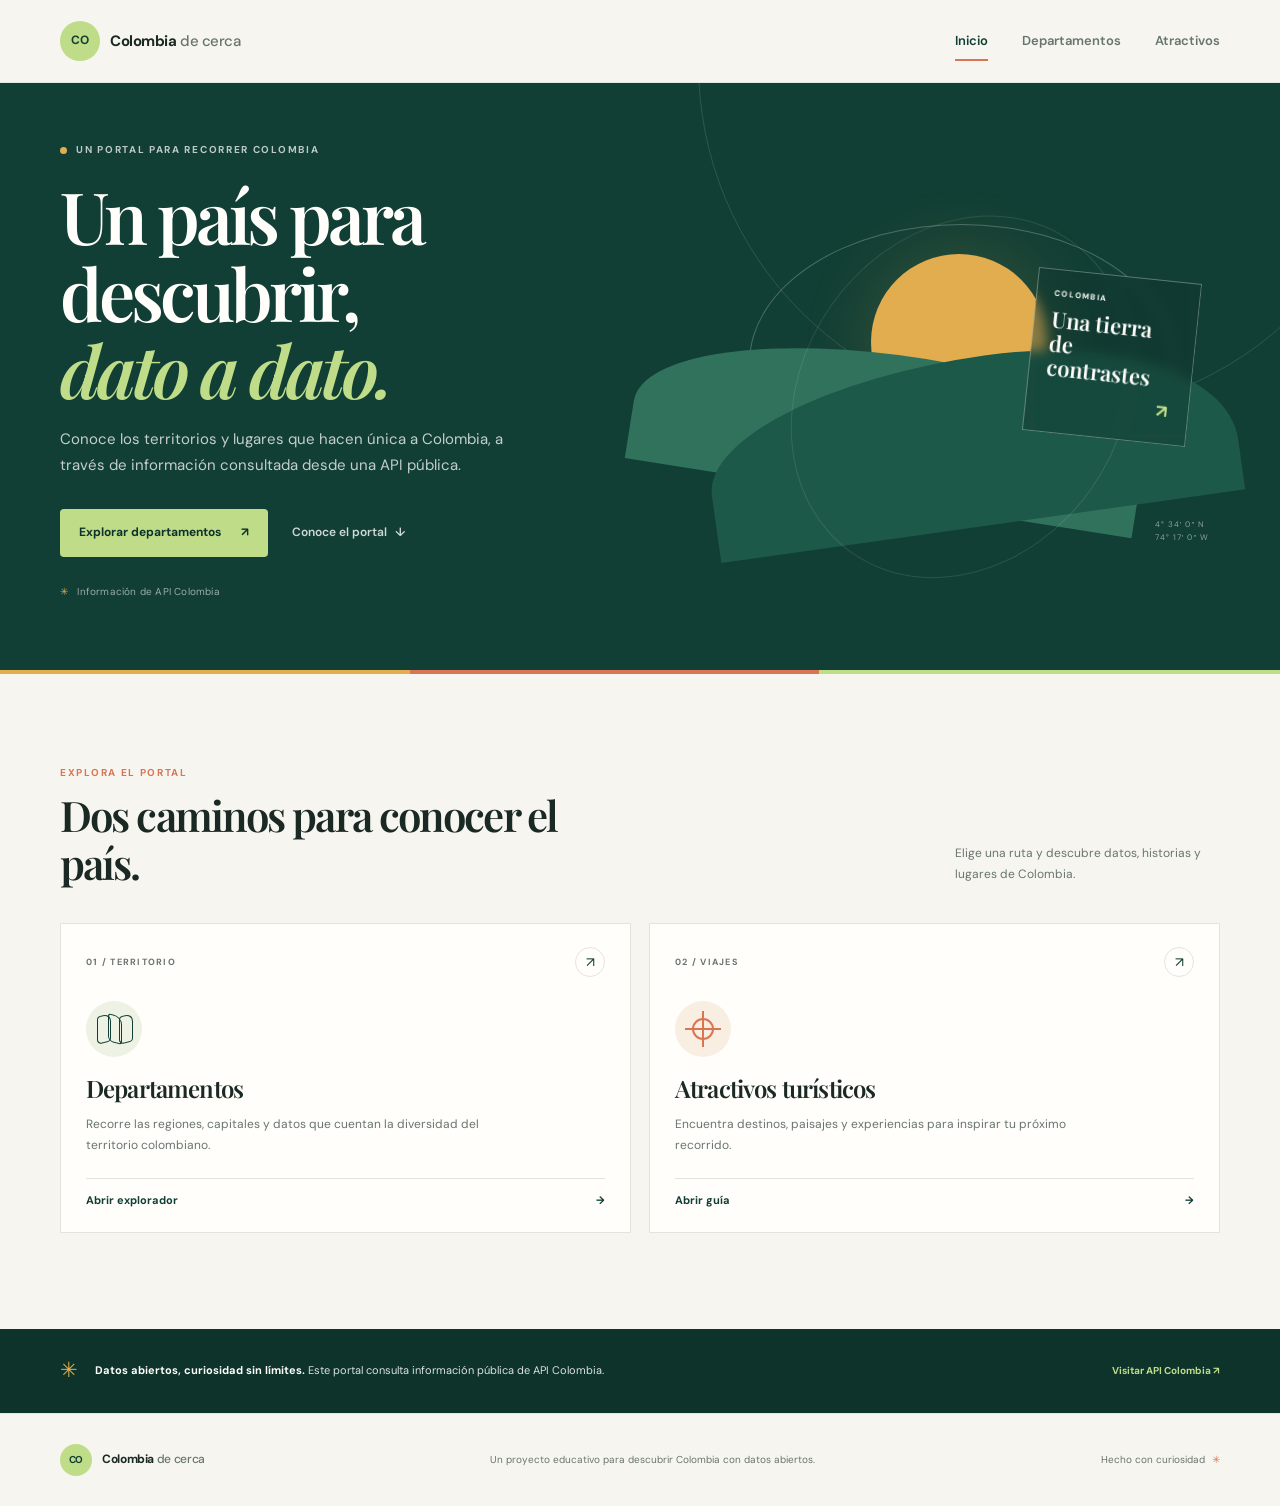
<file: index.html>
<!doctype html>
<html lang="es">
  <head>
    <meta charset="utf-8">
    <meta name="viewport" content="width=device-width, initial-scale=1">
    <meta name="theme-color" content="#123f35">
    <meta name="description" content="Explora los departamentos y atractivos turísticos de Colombia con datos de API Colombia.">
    <title>Colombia de cerca | Explora el país</title>
    <link rel="stylesheet" href="css/styles.css">
    <script src="js/site.js" defer></script>
  </head>
  <body>
    <a class="skip-link" href="#contenido">Saltar al contenido</a>

    <header class="site-header">
      <div class="shell header-inner">
        <a class="brand" href="index.html" aria-label="Colombia de cerca, inicio">
          <span class="brand-mark" aria-hidden="true">CO</span>
          <span class="brand-name">Colombia <span>de cerca</span></span>
        </a>

        <button class="nav-toggle" type="button" aria-expanded="false" aria-controls="primary-nav" aria-label="Abrir menú">
          <span></span><span></span>
        </button>

        <nav class="primary-nav" id="primary-nav" aria-label="Navegación principal">
          <a class="nav-link is-active" href="index.html" aria-current="page">Inicio</a>
          <a class="nav-link" href="departamentos.html">Departamentos</a>
          <a class="nav-link" href="atractivos.html">Atractivos</a>
        </nav>
      </div>
    </header>

    <main id="contenido">
      <section class="hero">
        <div class="shell hero-inner">
          <div class="hero-copy">
            <p class="eyebrow"><span class="eyebrow-dot" aria-hidden="true"></span> Un portal para recorrer Colombia</p>
            <h1>Un país para descubrir,<br><em>dato a dato.</em></h1>
            <p class="hero-lead">Conoce los territorios y lugares que hacen única a Colombia, a través de información consultada desde una API pública.</p>
            <div class="hero-actions">
              <a class="button button-light" href="departamentos.html">Explorar departamentos <span aria-hidden="true">↗</span></a>
              <a class="text-link text-link-light" href="#explora">Conoce el portal <span aria-hidden="true">↓</span></a>
            </div>
            <p class="hero-note"><span aria-hidden="true">✳</span> Información de API Colombia</p>
          </div>

          <div class="hero-art" aria-hidden="true">
            <div class="hero-sun"></div>
            <div class="hero-hill hero-hill-back"></div>
            <div class="hero-hill hero-hill-front"></div>
            <div class="hero-stamp"><span>COLOMBIA</span><strong>Una tierra<br>de contrastes</strong><i>↗</i></div>
            <span class="hero-coordinate">4° 34′ 0″ N<br>74° 17′ 0″ W</span>
          </div>
        </div>
        <div class="hero-bottom-line" aria-hidden="true"><span></span></div>
      </section>

      <section class="explore-section shell" id="explora" aria-labelledby="explore-title">
        <div class="section-heading">
          <div>
            <p class="eyebrow eyebrow-dark">Explora el portal</p>
            <h2 id="explore-title">Dos caminos para conocer el país.</h2>
          </div>
          <p class="section-intro">Elige una ruta y descubre datos, historias y lugares de Colombia.</p>
        </div>

        <div class="explore-grid">
          <a class="explore-card card-departments" href="departamentos.html">
            <div class="card-topline"><span class="card-index">01 / TERRITORIO</span><span class="card-arrow" aria-hidden="true">↗</span></div>
            <div class="card-icon icon-map" aria-hidden="true"><span></span><span></span><span></span></div>
            <div class="card-copy">
              <h3>Departamentos</h3>
              <p>Recorre las regiones, capitales y datos que cuentan la diversidad del territorio colombiano.</p>
            </div>
            <span class="card-cta">Abrir explorador <span aria-hidden="true">→</span></span>
          </a>

          <a class="explore-card card-attractions" href="atractivos.html">
            <div class="card-topline"><span class="card-index">02 / VIAJES</span><span class="card-arrow" aria-hidden="true">↗</span></div>
            <div class="card-icon icon-sun" aria-hidden="true"><span></span></div>
            <div class="card-copy">
              <h3>Atractivos turísticos</h3>
              <p>Encuentra destinos, paisajes y experiencias para inspirar tu próximo recorrido.</p>
            </div>
            <span class="card-cta">Abrir guía <span aria-hidden="true">→</span></span>
          </a>
        </div>
      </section>

      <section class="source-band" aria-label="Fuente de los datos">
        <div class="shell source-inner">
          <span class="source-symbol" aria-hidden="true">✳</span>
          <p><strong>Datos abiertos, curiosidad sin límites.</strong> Este portal consulta información pública de API Colombia.</p>
          <a href="https://api-colombia.com/" target="_blank" rel="noreferrer">Visitar API Colombia <span aria-hidden="true">↗</span></a>
        </div>
      </section>
    </main>

    <footer class="site-footer">
      <div class="shell footer-inner">
        <a class="brand brand-footer" href="index.html" aria-label="Colombia de cerca, inicio">
          <span class="brand-mark" aria-hidden="true">CO</span>
          <span class="brand-name">Colombia <span>de cerca</span></span>
        </a>
        <p>Un proyecto educativo para descubrir Colombia con datos abiertos.</p>
        <span class="footer-credit">Hecho con curiosidad <span aria-hidden="true">✳</span></span>
      </div>
    </footer>
  </body>
</html>
</file>
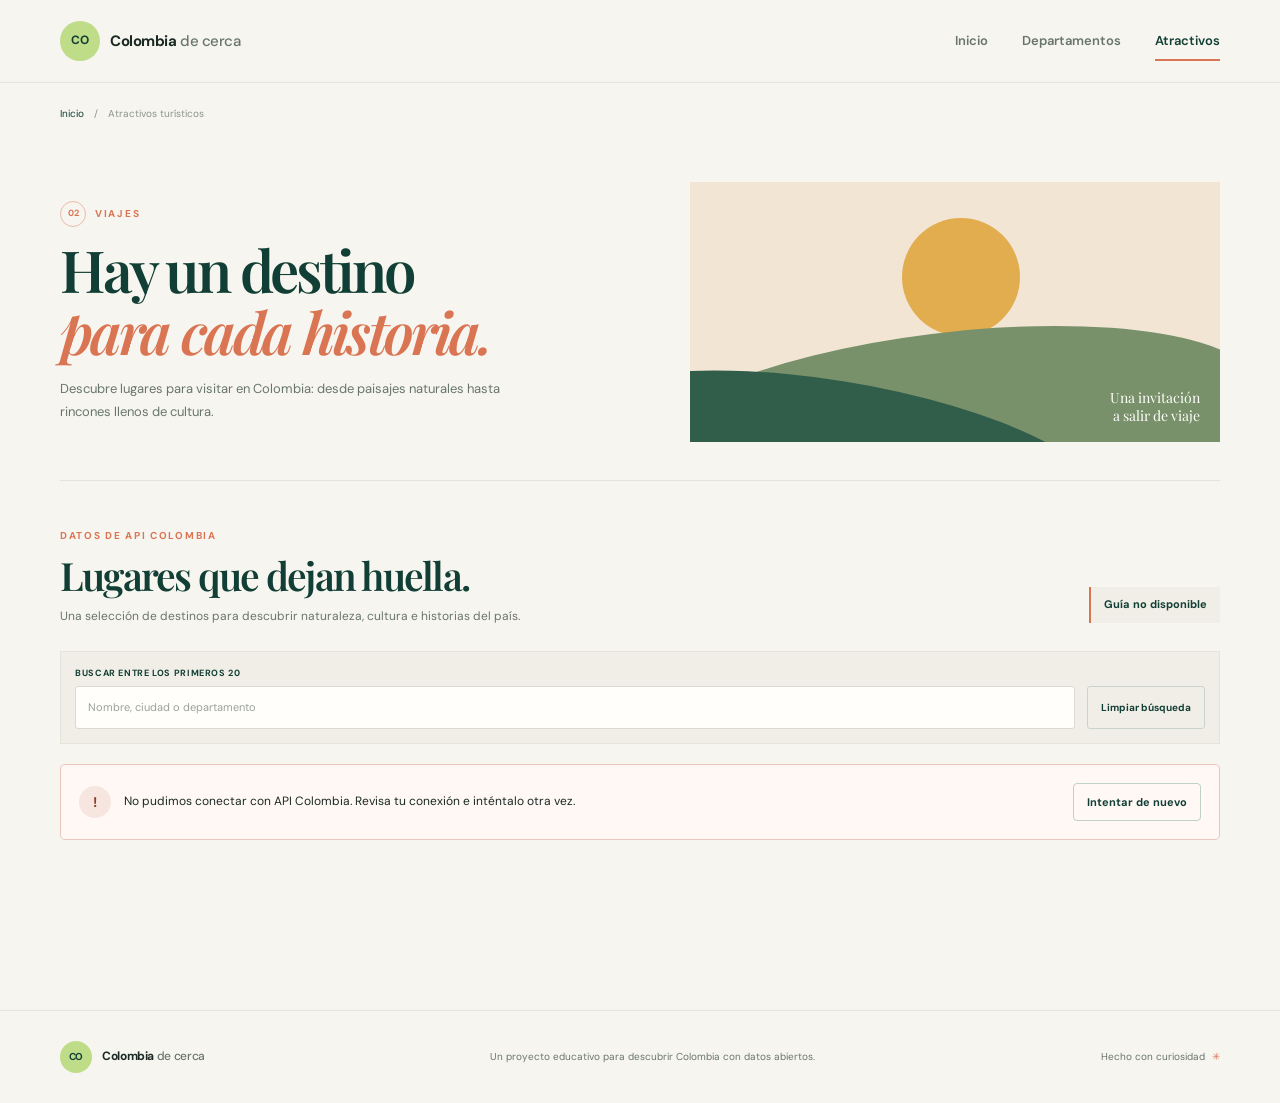
<file: atractivos.html>
<!doctype html>
<html lang="es">
  <head>
    <meta charset="utf-8">
    <meta name="viewport" content="width=device-width, initial-scale=1">
    <meta name="theme-color" content="#123f35">
    <meta name="description" content="Descubre atractivos turísticos de Colombia.">
    <title>Atractivos turísticos | Colombia de cerca</title>
    <link rel="stylesheet" href="css/styles.css">
    <script src="js/api.js" defer></script>
    <script src="js/attractions.js" defer></script>
    <script src="js/site.js" defer></script>
  </head>
  <body>
    <a class="skip-link" href="#contenido">Saltar al contenido</a>

    <header class="site-header">
      <div class="shell header-inner">
        <a class="brand" href="index.html" aria-label="Colombia de cerca, inicio">
          <span class="brand-mark" aria-hidden="true">CO</span>
          <span class="brand-name">Colombia <span>de cerca</span></span>
        </a>
        <button class="nav-toggle" type="button" aria-expanded="false" aria-controls="primary-nav" aria-label="Abrir menú">
          <span></span><span></span>
        </button>
        <nav class="primary-nav" id="primary-nav" aria-label="Navegación principal">
          <a class="nav-link" href="index.html">Inicio</a>
          <a class="nav-link" href="departamentos.html">Departamentos</a>
          <a class="nav-link is-active" href="atractivos.html" aria-current="page">Atractivos</a>
        </nav>
      </div>
    </header>

    <main id="contenido" class="subpage-main">
      <div class="shell">
        <nav class="breadcrumbs" aria-label="Ruta de navegación">
          <a href="index.html">Inicio</a><span aria-hidden="true">/</span><span aria-current="page">Atractivos turísticos</span>
        </nav>
        <section class="subpage-hero" aria-labelledby="page-title">
          <div class="subpage-copy">
            <p class="eyebrow eyebrow-dark"><span class="section-number">02</span> Viajes</p>
            <h1>Hay un destino<br><em>para cada historia.</em></h1>
            <p>Descubre lugares para visitar en Colombia: desde paisajes naturales hasta rincones llenos de cultura.</p>
          </div>
          <div class="subpage-illustration illustration-sun" aria-hidden="true">
            <span class="sun-disc"></span><span class="sun-hill hill-one"></span><span class="sun-hill hill-two"></span>
            <span class="illustration-label">Una invitación<br>a salir de viaje</span>
          </div>
        </section>

        <section class="attraction-section" aria-labelledby="attraction-list-title">
          <div class="attraction-heading">
            <div>
              <p class="eyebrow eyebrow-dark">Datos de API Colombia</p>
              <h2 id="attraction-list-title">Lugares que dejan huella.</h2>
              <p class="attraction-intro">Una selección de destinos para descubrir naturaleza, cultura e historias del país.</p>
            </div>
            <p class="attraction-total" id="attraction-count" aria-live="polite">Cargando atractivos</p>
          </div>

          <form class="filter-controls attraction-filters" id="attraction-filter-form" role="search" aria-label="Buscar atractivos entre los primeros 20">
            <label class="filter-field filter-search-field" for="attraction-search">
              <span>Buscar entre los primeros 20</span>
              <input id="attraction-search" type="search" autocomplete="off" placeholder="Nombre, ciudad o departamento">
            </label>
            <button class="filter-clear" id="attraction-clear" type="button">Limpiar búsqueda</button>
          </form>

          <div class="directory-status" id="attraction-status" aria-live="polite" aria-busy="true"></div>
          <div class="attraction-grid" id="attraction-results" role="region" aria-label="Atractivos turísticos de Colombia"></div>
        </section>
      </div>
    </main>

    <footer class="site-footer">
      <div class="shell footer-inner">
        <a class="brand brand-footer" href="index.html" aria-label="Colombia de cerca, inicio">
          <span class="brand-mark" aria-hidden="true">CO</span>
          <span class="brand-name">Colombia <span>de cerca</span></span>
        </a>
        <p>Un proyecto educativo para descubrir Colombia con datos abiertos.</p>
        <span class="footer-credit">Hecho con curiosidad <span aria-hidden="true">✳</span></span>
      </div>
    </footer>
  </body>
</html>
</file>
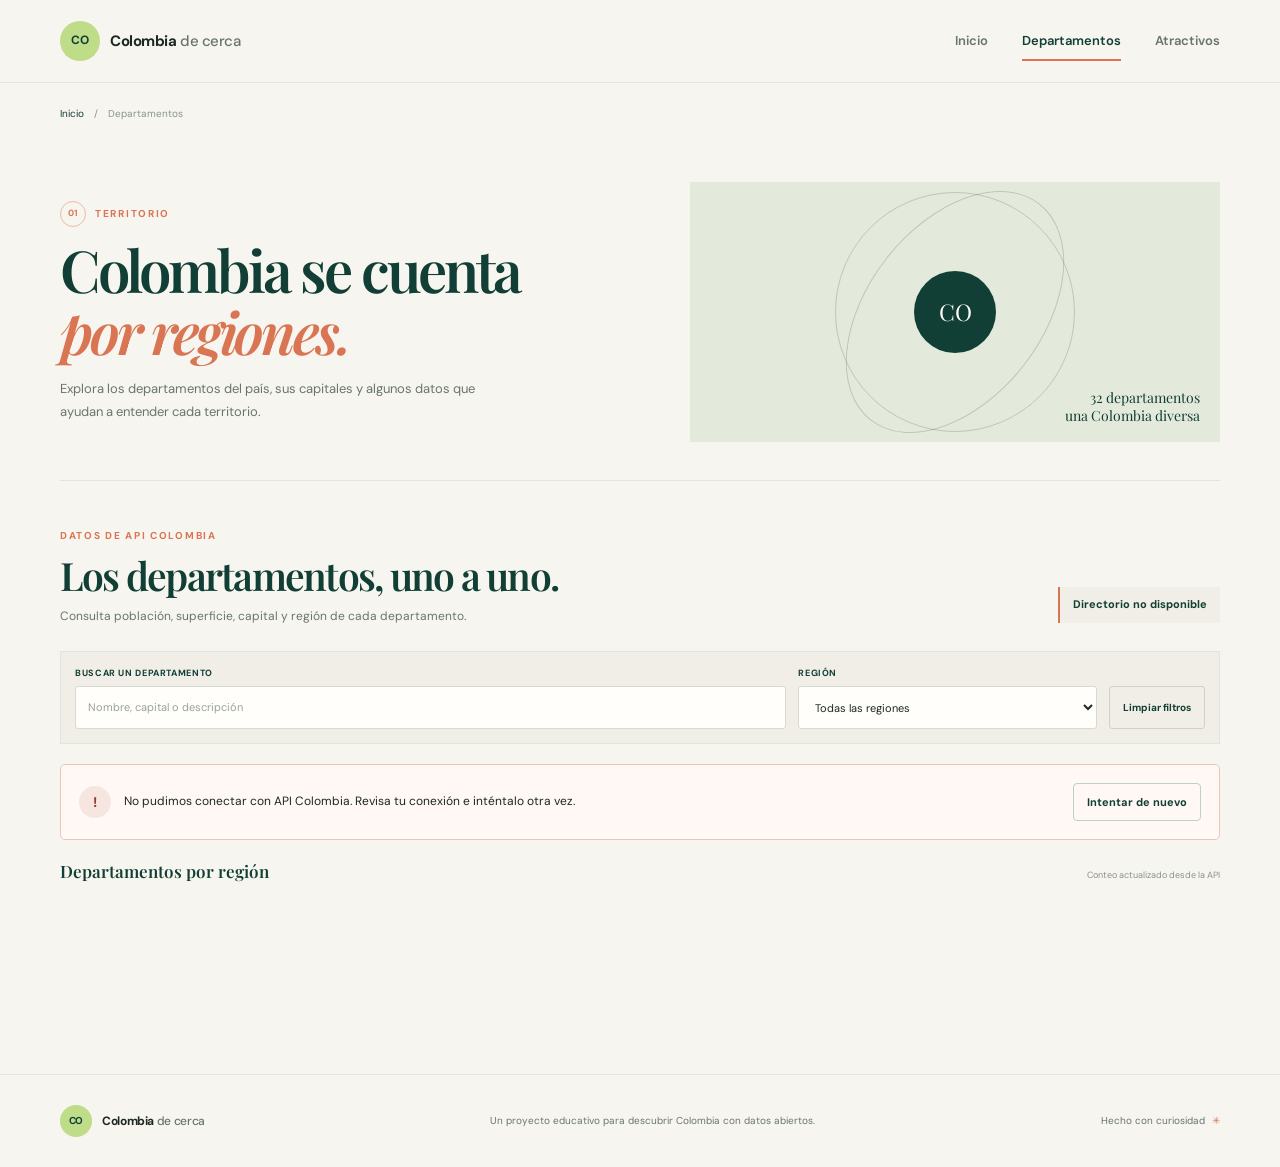
<file: departamentos.html>
<!doctype html>
<html lang="es">
  <head>
    <meta charset="utf-8">
    <meta name="viewport" content="width=device-width, initial-scale=1">
    <meta name="theme-color" content="#123f35">
    <meta name="description" content="Explora información de los departamentos de Colombia.">
    <title>Departamentos | Colombia de cerca</title>
    <link rel="stylesheet" href="css/styles.css">
    <script src="js/api.js" defer></script>
    <script src="js/departments.js" defer></script>
    <script src="js/site.js" defer></script>
  </head>
  <body>
    <a class="skip-link" href="#contenido">Saltar al contenido</a>

    <header class="site-header">
      <div class="shell header-inner">
        <a class="brand" href="index.html" aria-label="Colombia de cerca, inicio">
          <span class="brand-mark" aria-hidden="true">CO</span>
          <span class="brand-name">Colombia <span>de cerca</span></span>
        </a>
        <button class="nav-toggle" type="button" aria-expanded="false" aria-controls="primary-nav" aria-label="Abrir menú">
          <span></span><span></span>
        </button>
        <nav class="primary-nav" id="primary-nav" aria-label="Navegación principal">
          <a class="nav-link" href="index.html">Inicio</a>
          <a class="nav-link is-active" href="departamentos.html" aria-current="page">Departamentos</a>
          <a class="nav-link" href="atractivos.html">Atractivos</a>
        </nav>
      </div>
    </header>

    <main id="contenido" class="subpage-main">
      <div class="shell">
        <nav class="breadcrumbs" aria-label="Ruta de navegación">
          <a href="index.html">Inicio</a><span aria-hidden="true">/</span><span aria-current="page">Departamentos</span>
        </nav>
        <section class="subpage-hero" aria-labelledby="page-title">
          <div class="subpage-copy">
            <p class="eyebrow eyebrow-dark"><span class="section-number">01</span> Territorio</p>
            <h1 id="page-title">Colombia se cuenta<br><em>por regiones.</em></h1>
            <p>Explora los departamentos del país, sus capitales y algunos datos que ayudan a entender cada territorio.</p>
          </div>
          <div class="subpage-illustration illustration-map" aria-hidden="true">
            <span class="map-ring ring-one"></span><span class="map-ring ring-two"></span>
            <span class="map-pin">CO</span>
            <span class="illustration-label">32 departamentos<br>una Colombia diversa</span>
          </div>
        </section>

        <section class="directory-section" aria-labelledby="directory-title">
          <div class="directory-heading">
            <div>
              <p class="eyebrow eyebrow-dark">Datos de API Colombia</p>
              <h2 id="directory-title">Los departamentos, uno a uno.</h2>
              <p class="directory-intro">Consulta población, superficie, capital y región de cada departamento.</p>
            </div>
            <p class="directory-total" id="department-count" aria-live="polite">Cargando directorio</p>
          </div>

          <form class="filter-controls" id="department-filter-form" role="search" aria-label="Buscar y filtrar departamentos">
            <label class="filter-field filter-search-field" for="department-search">
              <span>Buscar un departamento</span>
              <input id="department-search" type="search" autocomplete="off" placeholder="Nombre, capital o descripción">
            </label>
            <label class="filter-field" for="department-region">
              <span>Región</span>
              <select id="department-region">
                <option value="">Todas las regiones</option>
              </select>
            </label>
            <button class="filter-clear" id="department-clear" type="button">Limpiar filtros</button>
          </form>

          <div class="directory-status" id="department-status" aria-live="polite" aria-busy="true"></div>
          <section class="region-breakdown" aria-labelledby="region-breakdown-title">
            <div class="region-breakdown-heading">
              <h3 id="region-breakdown-title">Departamentos por región</h3>
              <span>Conteo actualizado desde la API</span>
            </div>
            <ul class="region-summary" id="region-summary" aria-label="Cantidad de departamentos por región"></ul>
          </section>

          <div class="department-grid" id="department-results" role="region" aria-label="Departamentos de Colombia"></div>

          <nav class="pagination" id="department-pagination" aria-label="Páginas de departamentos" hidden>
            <button class="pagination-button" id="department-prev" type="button" disabled>
              <span aria-hidden="true">←</span> Anterior
            </button>
            <span class="pagination-label" id="department-page-label" aria-live="polite"></span>
            <button class="pagination-button" id="department-next" type="button" disabled>
              Siguiente <span aria-hidden="true">→</span>
            </button>
          </nav>
        </section>
      </div>
    </main>

    <footer class="site-footer">
      <div class="shell footer-inner">
        <a class="brand brand-footer" href="index.html" aria-label="Colombia de cerca, inicio">
          <span class="brand-mark" aria-hidden="true">CO</span>
          <span class="brand-name">Colombia <span>de cerca</span></span>
        </a>
        <p>Un proyecto educativo para descubrir Colombia con datos abiertos.</p>
        <span class="footer-credit">Hecho con curiosidad <span aria-hidden="true">✳</span></span>
      </div>
    </footer>
  </body>
</html>
</file>
<file: css/styles.css>
@import url("https://fonts.googleapis.com/css2?family=DM+Sans:wght@400;500;600;700&family=Playfair+Display:ital,wght@0,600;0,700;1,600;1,700&display=swap");

:root {
  color-scheme: light;
  --ink: #1b2924;
  --muted: #68756f;
  --forest: #123f35;
  --forest-deep: #0d332b;
  --leaf: #bfdc88;
  --gold: #e2ad4f;
  --coral: #da7553;
  --paper: #f7f5ef;
  --white: #fffefa;
  --line: #e5e4db;
  --font-body: "DM Sans", "Segoe UI", sans-serif;
  --font-display: "Playfair Display", Georgia, serif;
  --shell-width: 1160px;
}

* {
  box-sizing: border-box;
}

html {
  scroll-behavior: smooth;
}

body {
  margin: 0;
  color: var(--ink);
  background: var(--paper);
  font-family: var(--font-body);
  font-size: 16px;
  line-height: 1.6;
  -webkit-font-smoothing: antialiased;
}

body,
button,
a {
  font-family: var(--font-body);
}

a {
  color: inherit;
}

a:focus-visible,
button:focus-visible {
  outline: 3px solid var(--gold);
  outline-offset: 4px;
}

.shell {
  width: min(var(--shell-width), calc(100% - 56px));
  margin-inline: auto;
}

.skip-link {
  position: absolute;
  z-index: 20;
  top: 12px;
  left: 12px;
  transform: translateY(-160%);
  padding: 10px 14px;
  border-radius: 6px;
  color: var(--white);
  background: var(--forest-deep);
}

.skip-link:focus {
  transform: translateY(0);
}

.site-header {
  position: relative;
  z-index: 5;
  border-bottom: 1px solid rgba(27, 41, 36, 0.08);
  background: var(--paper);
}

.header-inner {
  display: flex;
  min-height: 82px;
  align-items: center;
  justify-content: space-between;
}

.brand {
  display: inline-flex;
  align-items: center;
  gap: 10px;
  color: var(--ink);
  text-decoration: none;
}

.brand-mark {
  display: grid;
  width: 40px;
  height: 40px;
  place-items: center;
  border-radius: 50%;
  color: var(--forest);
  background: var(--leaf);
  font-size: 12px;
  font-weight: 700;
  letter-spacing: -0.04em;
}

.brand-name {
  font-size: 15px;
  font-weight: 700;
  letter-spacing: -0.03em;
}

.brand-name span {
  color: var(--muted);
  font-weight: 500;
}

.primary-nav {
  display: flex;
  align-items: center;
  gap: 34px;
}

.nav-link {
  position: relative;
  padding: 10px 0;
  color: var(--muted);
  font-size: 13px;
  font-weight: 600;
  text-decoration: none;
  transition: color 160ms ease;
}

.nav-link:hover,
.nav-link.is-active {
  color: var(--forest);
}

.nav-link.is-active::after {
  position: absolute;
  right: 0;
  bottom: 0;
  left: 0;
  height: 2px;
  background: var(--coral);
  content: "";
}

.nav-toggle {
  display: none;
}

.hero {
  position: relative;
  overflow: hidden;
  color: var(--white);
  background: var(--forest);
}

.hero::before {
  position: absolute;
  top: -370px;
  right: -120px;
  width: 700px;
  height: 700px;
  border: 1px solid rgba(255, 255, 255, 0.12);
  border-radius: 50%;
  content: "";
}

.hero-inner {
  position: relative;
  display: grid;
  min-height: 505px;
  grid-template-columns: 1.04fr 0.96fr;
  align-items: center;
  gap: 58px;
  padding-block: 60px 74px;
}

.hero-copy {
  position: relative;
  z-index: 2;
  max-width: 590px;
}

.eyebrow {
  display: flex;
  align-items: center;
  gap: 9px;
  margin: 0 0 20px;
  color: rgba(255, 255, 255, 0.72);
  font-size: 10px;
  font-weight: 700;
  letter-spacing: 0.17em;
  line-height: 1.4;
  text-transform: uppercase;
}

.eyebrow-dot {
  width: 7px;
  height: 7px;
  border-radius: 50%;
  background: var(--gold);
}

h1,
h2,
h3,
p {
  margin-top: 0;
}

.hero h1,
.subpage-copy h1 {
  margin-bottom: 18px;
  font-family: var(--font-display);
  font-size: clamp(46px, 5.7vw, 72px);
  font-weight: 600;
  letter-spacing: -0.055em;
  line-height: 1.07;
}

.hero h1 em,
.subpage-copy h1 em {
  color: var(--leaf);
  font-weight: 600;
}

.hero-lead {
  max-width: 485px;
  margin-bottom: 30px;
  color: rgba(255, 255, 255, 0.75);
  font-size: 15px;
  line-height: 1.75;
}

.hero-actions {
  display: flex;
  flex-wrap: wrap;
  align-items: center;
  gap: 24px;
}

.button {
  display: inline-flex;
  min-height: 48px;
  align-items: center;
  justify-content: center;
  gap: 20px;
  padding: 0 18px;
  border: 1px solid transparent;
  border-radius: 4px;
  font-size: 12px;
  font-weight: 700;
  text-decoration: none;
  transition: transform 160ms ease, background-color 160ms ease;
}

.button:hover {
  transform: translateY(-2px);
}

.button-light {
  color: var(--forest-deep);
  background: var(--leaf);
}

.button-light:hover {
  background: #d1e9a6;
}

.text-link {
  font-size: 12px;
  font-weight: 600;
  text-decoration: none;
}

.text-link span {
  margin-left: 5px;
}

.text-link-light {
  color: rgba(255, 255, 255, 0.8);
}

.text-link-light:hover {
  color: var(--white);
}

.hero-note {
  margin: 27px 0 0;
  color: rgba(255, 255, 255, 0.57);
  font-size: 10px;
  letter-spacing: 0.02em;
}

.hero-note span {
  margin-right: 6px;
  color: var(--gold);
}

.hero-art {
  position: relative;
  min-height: 345px;
  isolation: isolate;
}

.hero-art::before {
  position: absolute;
  top: 25px;
  left: 11%;
  width: 80%;
  height: 80%;
  border: 1px solid rgba(255, 255, 255, 0.24);
  border-radius: 50%;
  content: "";
}

.hero-art::after {
  position: absolute;
  top: 2%;
  left: 21%;
  width: 60%;
  height: 110%;
  border: 1px solid rgba(255, 255, 255, 0.1);
  border-radius: 50%;
  content: "";
  transform: rotate(35deg);
}

.hero-sun {
  position: absolute;
  top: 16%;
  left: 34%;
  width: 176px;
  aspect-ratio: 1;
  border-radius: 50%;
  background: var(--gold);
  box-shadow: 0 0 70px rgba(226, 173, 79, 0.18);
}

.hero-hill {
  position: absolute;
  right: -3%;
  bottom: 5%;
  left: 3%;
  height: 49%;
  border-radius: 55% 45% 0 0 / 60% 70% 0 0;
  transform: rotate(-8deg);
}

.hero-hill-back {
  right: 14%;
  bottom: 13%;
  left: -11%;
  height: 42%;
  background: #31725d;
  transform: rotate(9deg);
}

.hero-hill-front {
  background: #1d5949;
}

.hero-stamp {
  position: absolute;
  z-index: 1;
  top: 22%;
  right: 5%;
  display: flex;
  width: 164px;
  min-height: 164px;
  flex-direction: column;
  justify-content: space-between;
  padding: 17px;
  border: 1px solid rgba(255, 255, 255, 0.32);
  color: var(--white);
  background: rgba(13, 51, 43, 0.42);
  backdrop-filter: blur(6px);
  transform: rotate(6deg);
}

.hero-stamp span,
.hero-stamp i {
  font-size: 8px;
  font-style: normal;
  font-weight: 700;
  letter-spacing: 0.16em;
}

.hero-stamp strong {
  font-family: var(--font-display);
  font-size: 22px;
  font-weight: 600;
  line-height: 1.1;
}

.hero-stamp i {
  align-self: flex-end;
  color: var(--leaf);
  font-size: 18px;
}

.hero-coordinate {
  position: absolute;
  right: 2%;
  bottom: 0;
  color: rgba(255, 255, 255, 0.5);
  font-size: 8px;
  letter-spacing: 0.13em;
  line-height: 1.6;
}

.hero-bottom-line {
  position: absolute;
  right: 0;
  bottom: 0;
  left: 0;
  height: 4px;
  background: linear-gradient(90deg, var(--gold) 0 32%, var(--coral) 32% 64%, var(--leaf) 64% 100%);
}

.explore-section {
  padding-block: 92px 96px;
}

.section-heading {
  display: flex;
  align-items: flex-end;
  justify-content: space-between;
  gap: 30px;
  margin-bottom: 35px;
}

.eyebrow-dark {
  margin-bottom: 11px;
  color: var(--coral);
}

.section-heading h2 {
  max-width: 580px;
  margin-bottom: 0;
  font-family: var(--font-display);
  font-size: clamp(30px, 3.6vw, 42px);
  font-weight: 600;
  letter-spacing: -0.045em;
  line-height: 1.16;
}

.section-intro {
  max-width: 265px;
  margin: 0 0 3px;
  color: var(--muted);
  font-size: 12px;
  line-height: 1.75;
}

.explore-grid {
  display: grid;
  grid-template-columns: repeat(2, minmax(0, 1fr));
  gap: 18px;
}

.explore-card {
  position: relative;
  display: flex;
  min-height: 310px;
  flex-direction: column;
  padding: 23px 25px 22px;
  overflow: hidden;
  border: 1px solid var(--line);
  color: var(--ink);
  background: var(--white);
  text-decoration: none;
  transition: border-color 180ms ease, transform 180ms ease, box-shadow 180ms ease;
}

.explore-card:hover {
  transform: translateY(-4px);
  border-color: rgba(18, 63, 53, 0.32);
  box-shadow: 0 14px 30px rgba(27, 41, 36, 0.07);
}

.card-topline {
  display: flex;
  align-items: center;
  justify-content: space-between;
}

.card-index {
  color: var(--muted);
  font-size: 9px;
  font-weight: 700;
  letter-spacing: 0.14em;
}

.card-arrow {
  display: grid;
  width: 30px;
  height: 30px;
  place-items: center;
  border: 1px solid var(--line);
  border-radius: 50%;
  color: var(--forest);
  font-size: 14px;
  transition: color 180ms ease, background-color 180ms ease;
}

.explore-card:hover .card-arrow {
  color: var(--white);
  background: var(--forest);
}

.card-icon {
  position: relative;
  display: block;
  width: 56px;
  height: 56px;
  margin-block: 24px 12px;
  border-radius: 50%;
  background: #edf2e5;
}

.icon-map span {
  position: absolute;
  top: 14px;
  width: 14px;
  height: 28px;
  border: 1px solid var(--forest);
  border-radius: 3px 8px 3px 5px;
  transform: skewY(-15deg);
}

.icon-map span:nth-child(1) {
  left: 11px;
}

.icon-map span:nth-child(2) {
  left: 22px;
  transform: skewY(15deg);
}

.icon-map span:nth-child(3) {
  left: 33px;
}

.icon-sun {
  background: #f9eee2;
}

.icon-sun span {
  position: absolute;
  top: 17px;
  left: 17px;
  width: 22px;
  height: 22px;
  border: 2px solid var(--coral);
  border-radius: 50%;
}

.icon-sun span::before,
.icon-sun span::after {
  position: absolute;
  top: 8px;
  left: -9px;
  width: 36px;
  height: 2px;
  background: var(--coral);
  content: "";
}

.icon-sun span::after {
  transform: rotate(90deg);
}

.card-copy h3 {
  margin-bottom: 7px;
  font-family: var(--font-display);
  font-size: 24px;
  font-weight: 600;
  letter-spacing: -0.035em;
}

.card-copy p {
  max-width: 405px;
  margin-bottom: 22px;
  color: var(--muted);
  font-size: 12px;
  line-height: 1.75;
}

.card-cta {
  display: flex;
  align-items: center;
  justify-content: space-between;
  margin-top: auto;
  padding-top: 13px;
  border-top: 1px solid var(--line);
  color: var(--forest);
  font-size: 11px;
  font-weight: 700;
}

.source-band {
  color: rgba(255, 255, 255, 0.86);
  background: var(--forest-deep);
}

.source-inner {
  display: flex;
  min-height: 84px;
  align-items: center;
  gap: 17px;
}

.source-symbol {
  color: var(--gold);
  font-size: 21px;
}

.source-inner p {
  margin: 0;
  font-size: 11px;
}

.source-inner p strong {
  color: var(--white);
}

.source-inner a {
  margin-left: auto;
  color: var(--leaf);
  font-size: 10px;
  font-weight: 700;
  text-decoration: none;
  white-space: nowrap;
}

.source-inner a:hover {
  text-decoration: underline;
}

.site-footer {
  border-top: 1px solid rgba(27, 41, 36, 0.08);
  background: var(--paper);
}

.footer-inner {
  display: flex;
  min-height: 92px;
  align-items: center;
  justify-content: space-between;
  gap: 24px;
}

.brand-footer .brand-mark {
  width: 32px;
  height: 32px;
  font-size: 10px;
}

.brand-footer .brand-name {
  font-size: 12px;
}

.footer-inner p,
.footer-credit {
  margin: 0;
  color: var(--muted);
  font-size: 10px;
}

.footer-credit span {
  margin-left: 4px;
  color: var(--coral);
}

.subpage-main {
  min-height: calc(100vh - 175px);
  padding-block: 23px 70px;
}

.breadcrumbs {
  display: flex;
  align-items: center;
  gap: 10px;
  margin-bottom: 38px;
  color: #8a938e;
  font-size: 10px;
}

.breadcrumbs a {
  color: var(--forest);
  text-decoration: none;
}

.breadcrumbs a:hover {
  text-decoration: underline;
}

.subpage-hero {
  display: grid;
  min-height: 310px;
  grid-template-columns: 1.05fr 0.95fr;
  align-items: center;
  gap: 45px;
  padding: 22px 0 38px;
  border-bottom: 1px solid var(--line);
}

.section-number {
  display: inline-grid;
  width: 26px;
  height: 26px;
  place-items: center;
  border: 1px solid rgba(218, 117, 83, 0.45);
  border-radius: 50%;
  color: var(--coral);
  font-size: 9px;
  letter-spacing: 0;
}

.subpage-copy h1 {
  margin-bottom: 15px;
  color: var(--forest);
  font-size: clamp(39px, 5vw, 58px);
}

.subpage-copy h1 em {
  color: var(--coral);
}

.subpage-copy > p:last-child {
  max-width: 460px;
  margin-bottom: 0;
  color: var(--muted);
  font-size: 13px;
  line-height: 1.8;
}

.subpage-illustration {
  position: relative;
  min-height: 260px;
  overflow: hidden;
  background: #e6ecdc;
}

.illustration-map {
  background: #e4eadb;
}

.map-ring {
  position: absolute;
  top: 50%;
  left: 50%;
  width: 240px;
  height: 240px;
  border: 1px solid rgba(18, 63, 53, 0.2);
  border-radius: 50%;
  transform: translate(-50%, -50%);
}

.ring-two {
  width: 175px;
  height: 275px;
  transform: translate(-50%, -50%) rotate(38deg);
}

.map-pin {
  position: absolute;
  top: 50%;
  left: 50%;
  display: grid;
  width: 82px;
  height: 82px;
  place-items: center;
  border: 1px solid rgba(18, 63, 53, 0.3);
  border-radius: 50%;
  color: var(--white);
  background: var(--forest);
  font-family: var(--font-display);
  font-size: 23px;
  transform: translate(-50%, -50%);
}

.illustration-label {
  position: absolute;
  right: 20px;
  bottom: 18px;
  color: var(--forest);
  font-family: var(--font-display);
  font-size: 14px;
  line-height: 1.25;
  text-align: right;
}

.illustration-sun {
  background: #f3e5d4;
}

.sun-disc {
  position: absolute;
  top: 14%;
  left: 40%;
  width: 118px;
  height: 118px;
  border-radius: 50%;
  background: var(--gold);
}

.sun-hill {
  position: absolute;
  right: -8%;
  bottom: -30%;
  width: 120%;
  height: 72%;
  border-radius: 50% 50% 0 0;
  background: #78916a;
  transform: rotate(-7deg);
}

.hill-two {
  right: 19%;
  bottom: -48%;
  width: 110%;
  background: #315d4b;
  transform: rotate(9deg);
}

.illustration-sun .illustration-label {
  z-index: 1;
  color: var(--white);
}

.work-in-progress {
  display: grid;
  grid-template-columns: 45px 1fr auto;
  align-items: center;
  gap: 18px;
  margin-top: 36px;
  padding: 20px 22px;
  border: 1px dashed #c8cec3;
  background: rgba(255, 254, 250, 0.7);
}

.progress-mark {
  display: grid;
  width: 42px;
  height: 42px;
  place-items: center;
  border-radius: 50%;
  color: var(--forest);
  background: var(--leaf);
  font-size: 11px;
  font-weight: 700;
}

.work-in-progress h2 {
  margin-bottom: 3px;
  font-family: var(--font-display);
  font-size: 17px;
  font-weight: 600;
}

.work-in-progress p {
  margin-bottom: 0;
  color: var(--muted);
  font-size: 11px;
}

.progress-label {
  color: var(--coral);
  font-size: 9px;
  font-weight: 700;
  letter-spacing: 0.09em;
  text-transform: uppercase;
  white-space: nowrap;
}

.api-state {
  display: flex;
  align-items: center;
  gap: 13px;
  padding: 18px;
  border: 1px solid var(--line);
  border-radius: 5px;
  background: var(--white);
}

.api-state--loading {
  color: var(--muted);
}

.api-state--error {
  border-color: #e8c6bb;
  background: #fff8f5;
}

.api-state--empty {
  color: var(--muted);
}

.api-state-icon {
  display: grid;
  width: 32px;
  height: 32px;
  flex: 0 0 32px;
  place-items: center;
  border-radius: 50%;
  color: var(--forest);
  background: #edf2e5;
  font-size: 14px;
  font-weight: 700;
}

.api-state--loading .api-state-icon {
  border: 3px solid #dce6d2;
  border-top-color: var(--forest);
  background: transparent;
  animation: api-spin 800ms linear infinite;
}

.api-state--error .api-state-icon {
  color: #8c3f2c;
  background: #f7e5df;
}

.api-state-copy {
  flex: 1;
}

.api-state-copy p {
  margin: 0;
  font-size: 12px;
  line-height: 1.6;
}

.api-retry-button {
  min-height: 38px;
  padding: 0 13px;
  border: 1px solid #bfd0c4;
  border-radius: 4px;
  color: var(--forest);
  background: transparent;
  font-size: 11px;
  font-weight: 700;
  cursor: pointer;
}

.api-retry-button:hover {
  background: #edf2e5;
}

.api-retry-button:disabled {
  cursor: wait;
  opacity: 0.65;
}

.directory-section {
  padding-block: 48px 82px;
}

.directory-heading {
  display: flex;
  align-items: flex-end;
  justify-content: space-between;
  gap: 26px;
  margin-bottom: 24px;
}

.directory-heading .eyebrow {
  margin-bottom: 10px;
}

.directory-heading h2 {
  margin-bottom: 8px;
  color: var(--forest);
  font-family: var(--font-display);
  font-size: clamp(28px, 3.4vw, 39px);
  font-weight: 600;
  letter-spacing: -0.045em;
  line-height: 1.16;
}

.directory-intro {
  max-width: 520px;
  margin-bottom: 0;
  color: var(--muted);
  font-size: 12px;
  line-height: 1.7;
}

.directory-total {
  flex: 0 0 auto;
  margin: 0 0 4px;
  padding: 9px 13px;
  border-left: 2px solid var(--coral);
  color: var(--forest);
  background: #f0eee6;
  font-size: 11px;
  font-weight: 700;
}

.directory-status:empty {
  display: none;
}

.directory-status:not(:empty) {
  margin-bottom: 18px;
}

.department-grid {
  display: grid;
  grid-template-columns: repeat(3, minmax(0, 1fr));
  align-items: stretch;
  gap: 15px;
}

.department-card {
  display: flex;
  min-width: 0;
  flex-direction: column;
  padding: 20px 19px 18px;
  border: 1px solid var(--line);
  background: var(--white);
  box-shadow: 0 4px 15px rgba(27, 41, 36, 0.025);
}

.department-card-top {
  display: flex;
  align-items: center;
  justify-content: space-between;
  gap: 12px;
  margin-bottom: 13px;
}

.department-region {
  margin: 0;
  color: var(--coral);
  font-size: 9px;
  font-weight: 700;
  letter-spacing: 0.13em;
  text-transform: uppercase;
}

.department-id {
  color: #a1a9a2;
  font-size: 9px;
  font-weight: 600;
}

.department-name {
  margin-bottom: 4px;
  color: var(--forest);
  font-family: var(--font-display);
  font-size: 22px;
  font-weight: 600;
  letter-spacing: -0.035em;
  line-height: 1.2;
}

.department-capital {
  margin-bottom: 16px;
  color: var(--muted);
  font-size: 11px;
}

.department-capital span {
  margin-right: 4px;
  color: #8a938e;
  font-size: 9px;
  font-weight: 700;
  letter-spacing: 0.08em;
  text-transform: uppercase;
}

.department-metrics {
  display: grid;
  grid-template-columns: repeat(3, minmax(0, 1fr));
  gap: 7px;
  margin: 0 0 15px;
  padding: 12px 0;
  border-block: 1px solid var(--line);
}

.department-metric {
  min-width: 0;
}

.department-metric dt {
  margin-bottom: 4px;
  color: #8a938e;
  font-size: 8px;
  font-weight: 700;
  letter-spacing: 0.07em;
  line-height: 1.4;
  text-transform: uppercase;
}

.department-metric dd {
  margin: 0;
  color: var(--ink);
  font-size: 11px;
  font-weight: 700;
  line-height: 1.4;
  overflow-wrap: anywhere;
}

.department-description {
  margin: 0;
  color: var(--muted);
  font-size: 10px;
  line-height: 1.7;
}

.region-breakdown {
  margin-bottom: 27px;
}

.region-breakdown-heading {
  display: flex;
  align-items: baseline;
  justify-content: space-between;
  gap: 15px;
  margin-bottom: 10px;
}

.region-breakdown-heading h3 {
  margin: 0;
  color: var(--forest);
  font-family: var(--font-display);
  font-size: 17px;
  font-weight: 600;
}

.region-breakdown-heading span {
  color: #89928c;
  font-size: 9px;
}

.region-summary {
  display: grid;
  grid-template-columns: repeat(6, minmax(0, 1fr));
  gap: 8px;
  margin: 0;
  padding: 0;
  list-style: none;
}

.region-stat {
  display: flex;
  min-height: 64px;
  align-items: center;
  justify-content: space-between;
  gap: 8px;
  padding: 10px 11px;
  border: 1px solid var(--line);
  background: rgba(255, 254, 250, 0.72);
}

.region-stat-name {
  color: var(--muted);
  font-size: 9px;
  font-weight: 600;
}

.region-stat-count {
  color: var(--forest);
  font-family: var(--font-display);
  font-size: 19px;
  font-weight: 600;
}

.attraction-section {
  padding-block: 48px 82px;
}

.attraction-heading {
  display: flex;
  align-items: flex-end;
  justify-content: space-between;
  gap: 26px;
  margin-bottom: 24px;
}

.attraction-heading .eyebrow {
  margin-bottom: 10px;
}

.attraction-heading h2 {
  margin-bottom: 8px;
  color: var(--forest);
  font-family: var(--font-display);
  font-size: clamp(28px, 3.4vw, 39px);
  font-weight: 600;
  letter-spacing: -0.045em;
  line-height: 1.16;
}

.attraction-intro {
  max-width: 520px;
  margin-bottom: 0;
  color: var(--muted);
  font-size: 12px;
  line-height: 1.7;
}

.attraction-total {
  flex: 0 0 auto;
  margin: 0 0 4px;
  padding: 9px 13px;
  border-left: 2px solid var(--coral);
  color: var(--forest);
  background: #f0eee6;
  font-size: 11px;
  font-weight: 700;
}

.filter-controls {
  display: grid;
  grid-template-columns: minmax(240px, 1fr) minmax(180px, 0.42fr) auto;
  align-items: end;
  gap: 12px;
  margin: 24px 0 20px;
  padding: 14px;
  border: 1px solid var(--line);
  background: #f0eee6;
}

.filter-field {
  display: flex;
  min-width: 0;
  flex-direction: column;
  gap: 6px;
}

.filter-field > span {
  color: var(--forest);
  font-size: 9px;
  font-weight: 700;
  letter-spacing: 0.07em;
  text-transform: uppercase;
}

.filter-field input,
.filter-field select {
  width: 100%;
  min-height: 43px;
  padding: 0 12px;
  border: 1px solid #d8d9d0;
  border-radius: 3px;
  color: var(--ink);
  background: var(--white);
  font: inherit;
  font-size: 11px;
}

.filter-field input::placeholder {
  color: #9aa19b;
}

.filter-field input:focus-visible,
.filter-field select:focus-visible {
  outline: 3px solid rgba(226, 173, 79, 0.7);
  outline-offset: 2px;
}

.filter-clear {
  min-height: 43px;
  padding: 0 13px;
  border: 1px solid #cbd4ca;
  border-radius: 3px;
  color: var(--forest);
  background: transparent;
  font-size: 10px;
  font-weight: 700;
  white-space: nowrap;
  cursor: pointer;
}

.filter-clear:hover {
  background: #e7ecdf;
}

.attraction-filters {
  grid-template-columns: minmax(240px, 1fr) auto;
}

.attraction-grid {
  display: grid;
  grid-template-columns: repeat(3, minmax(0, 1fr));
  align-items: stretch;
  gap: 16px;
}

.attraction-card {
  min-width: 0;
  overflow: hidden;
  border: 1px solid var(--line);
  background: var(--white);
  box-shadow: 0 4px 15px rgba(27, 41, 36, 0.035);
}

.attraction-photo {
  position: relative;
  height: 205px;
  margin: 0;
  overflow: hidden;
  background: linear-gradient(135deg, #d7e3c5, #819b73 55%, #315d4b);
}

.attraction-photo img {
  display: block;
  width: 100%;
  height: 100%;
  object-fit: cover;
  transition: transform 350ms ease;
}

.attraction-card:hover .attraction-photo img {
  transform: scale(1.035);
}

.attraction-photo-caption {
  position: absolute;
  right: 0;
  bottom: 0;
  left: 0;
  padding: 24px 11px 9px;
  color: rgba(255, 255, 255, 0.9);
  background: linear-gradient(transparent, rgba(8, 27, 22, 0.68));
  font-size: 8px;
  text-align: right;
}

.attraction-credit-link {
  color: inherit;
  text-decoration: none;
}

.attraction-credit-link:hover {
  text-decoration: underline;
}

.photo-unavailable {
  display: grid;
  place-items: end;
}

.photo-unavailable .attraction-photo-caption {
  position: static;
  padding: 10px;
  background: transparent;
}

.attraction-card-body {
  display: flex;
  min-height: 255px;
  flex-direction: column;
  padding: 18px 18px 20px;
}

.attraction-index {
  margin-bottom: 9px;
  color: var(--coral);
  font-size: 8px;
  font-weight: 700;
  letter-spacing: 0.14em;
}

.attraction-name {
  margin-bottom: 8px;
  color: var(--forest);
  font-family: var(--font-display);
  font-size: 21px;
  font-weight: 600;
  letter-spacing: -0.035em;
  line-height: 1.2;
}

.attraction-location {
  display: flex;
  flex-wrap: wrap;
  align-items: center;
  gap: 6px;
  margin-bottom: 13px;
  color: var(--muted);
  font-size: 10px;
  line-height: 1.5;
}

.attraction-city,
.attraction-department {
  font-weight: 600;
}

.attraction-location-separator {
  color: var(--coral);
}

.attraction-description {
  margin: auto 0 0;
  padding-top: 13px;
  border-top: 1px solid var(--line);
  color: var(--muted);
  font-size: 10px;
  line-height: 1.7;
}

.pagination {
  display: flex;
  align-items: center;
  justify-content: center;
  gap: 22px;
  margin-top: 28px;
}

.pagination[hidden] {
  display: none;
}

.pagination-button {
  display: inline-flex;
  min-height: 40px;
  align-items: center;
  gap: 9px;
  padding: 0 13px;
  border: 1px solid #cbd4ca;
  border-radius: 4px;
  color: var(--forest);
  background: var(--white);
  font-size: 10px;
  font-weight: 700;
  cursor: pointer;
}

.pagination-button:hover:not(:disabled) {
  background: #edf2e5;
}

.pagination-button:disabled {
  color: #a2aaa3;
  cursor: not-allowed;
}

.pagination-label {
  min-width: 84px;
  color: var(--muted);
  font-size: 10px;
  text-align: center;
}

@keyframes api-spin {
  to { transform: rotate(360deg); }
}

@media (max-width: 860px) {
  .hero-inner {
    grid-template-columns: 1fr 0.85fr;
    gap: 18px;
  }

  .hero-art {
    min-height: 295px;
  }

  .hero-sun {
    width: 145px;
  }

  .hero-stamp {
    right: 1%;
    width: 145px;
    min-height: 145px;
  }

  .footer-inner {
    flex-wrap: wrap;
    justify-content: center;
    padding-block: 18px;
  }

  .department-grid {
    grid-template-columns: repeat(2, minmax(0, 1fr));
  }

  .filter-controls {
    grid-template-columns: minmax(0, 1fr) minmax(150px, 0.55fr);
  }

  .filter-clear {
    grid-column: 2;
  }

  .attraction-filters {
    grid-template-columns: minmax(0, 1fr) auto;
  }

  .region-summary {
    grid-template-columns: repeat(3, minmax(0, 1fr));
  }

  .attraction-grid {
    grid-template-columns: repeat(2, minmax(0, 1fr));
  }
}

@media (max-width: 680px) {
  .shell {
    width: min(var(--shell-width), calc(100% - 36px));
  }

  .header-inner {
    min-height: 70px;
  }

  .nav-toggle {
    display: flex;
    width: 42px;
    height: 42px;
    flex-direction: column;
    align-items: center;
    justify-content: center;
    gap: 5px;
    border: 1px solid var(--line);
    border-radius: 50%;
    background: transparent;
    cursor: pointer;
  }

  .nav-toggle span {
    width: 16px;
    height: 1.5px;
    background: var(--forest);
    transition: transform 160ms ease;
  }

  .nav-toggle[aria-expanded="true"] span:first-child {
    transform: translateY(3.25px) rotate(45deg);
  }

  .nav-toggle[aria-expanded="true"] span:last-child {
    transform: translateY(-3.25px) rotate(-45deg);
  }

  .primary-nav {
    position: absolute;
    top: calc(100% - 1px);
    right: 0;
    left: 0;
    display: none;
    flex-direction: column;
    align-items: stretch;
    gap: 0;
    padding: 8px 18px 14px;
    border-bottom: 1px solid var(--line);
    background: var(--paper);
  }

  .primary-nav.is-open {
    display: flex;
  }

  .nav-link {
    padding: 13px 0;
    border-bottom: 1px solid var(--line);
  }

  .nav-link:last-child {
    border-bottom: 0;
  }

  .nav-link.is-active::after {
    right: auto;
    width: 28px;
  }

  .hero-inner {
    min-height: 0;
    grid-template-columns: 1fr;
    gap: 0;
    padding-block: 64px 52px;
  }

  .hero h1 {
    font-size: clamp(46px, 12vw, 64px);
  }

  .hero-lead {
    max-width: 450px;
    font-size: 14px;
  }

  .hero-art {
    min-height: 240px;
    margin: 18px 6% 0 14%;
  }

  .hero-art::before {
    top: 12%;
    height: 88%;
  }

  .hero-sun {
    top: 12%;
    left: 31%;
    width: 125px;
  }

  .hero-stamp {
    top: 20%;
    right: 2%;
    width: 130px;
    min-height: 132px;
    padding: 13px;
  }

  .hero-stamp strong {
    font-size: 19px;
  }

  .hero-coordinate {
    right: 0;
  }

  .explore-section {
    padding-block: 64px 68px;
  }

  .section-heading {
    display: block;
    margin-bottom: 24px;
  }

  .section-intro {
    max-width: 400px;
    margin-top: 12px;
  }

  .explore-grid {
    grid-template-columns: 1fr;
    gap: 12px;
  }

  .explore-card {
    min-height: 285px;
    padding: 20px;
  }

  .source-inner {
    min-height: 0;
    flex-wrap: wrap;
    gap: 9px 13px;
    padding-block: 18px;
  }

  .source-inner p {
    flex: 1 1 calc(100% - 40px);
  }

  .source-inner a {
    margin-left: 34px;
  }

  .footer-inner {
    flex-direction: column;
    gap: 10px;
    padding-block: 22px;
    text-align: center;
  }

  .subpage-main {
    padding-top: 17px;
  }

  .directory-section {
    padding-block: 36px 60px;
  }

  .attraction-section {
    padding-block: 36px 60px;
  }

  .attraction-heading {
    align-items: flex-start;
    flex-direction: column;
    gap: 14px;
  }

  .attraction-grid {
    grid-template-columns: 1fr;
    gap: 12px;
  }

  .attraction-photo {
    height: 225px;
  }

  .attraction-card-body {
    min-height: auto;
  }

  .directory-heading {
    align-items: flex-start;
    flex-direction: column;
    gap: 14px;
  }

  .department-grid {
    grid-template-columns: 1fr;
    gap: 11px;
  }

  .filter-controls,
  .attraction-filters {
    grid-template-columns: 1fr;
    gap: 10px;
    padding: 11px;
  }

  .filter-clear {
    grid-column: auto;
  }

  .region-summary {
    grid-template-columns: repeat(2, minmax(0, 1fr));
  }

  .department-card {
    padding: 18px;
  }

  .pagination {
    gap: 9px;
  }

  .pagination-button {
    padding-inline: 10px;
  }

  .breadcrumbs {
    margin-bottom: 23px;
  }

  .subpage-hero {
    grid-template-columns: 1fr;
    gap: 23px;
    padding: 10px 0 28px;
  }

  .subpage-copy h1 {
    font-size: clamp(40px, 10vw, 54px);
  }

  .subpage-illustration {
    min-height: 220px;
  }

  .work-in-progress {
    grid-template-columns: 42px 1fr;
    gap: 12px;
    margin-top: 24px;
    padding: 16px;
  }

  .progress-label {
    grid-column: 2;
  }
}

@media (max-width: 380px) {
  .hero-actions {
    align-items: flex-start;
    flex-direction: column;
    gap: 14px;
  }

  .hero-art {
    margin-inline: 4%;
  }

  .hero-stamp {
    right: -4%;
  }
}

@media (prefers-reduced-motion: reduce) {
  *,
  *::before,
  *::after {
    scroll-behavior: auto !important;
    transition-duration: 0.01ms !important;
    animation-duration: 0.01ms !important;
    animation-iteration-count: 1 !important;
  }
}

@media (prefers-reduced-motion: reduce) {
  .api-state--loading .api-state-icon {
    animation: none;
    border-top-color: #dce6d2;
  }
}
</file>
